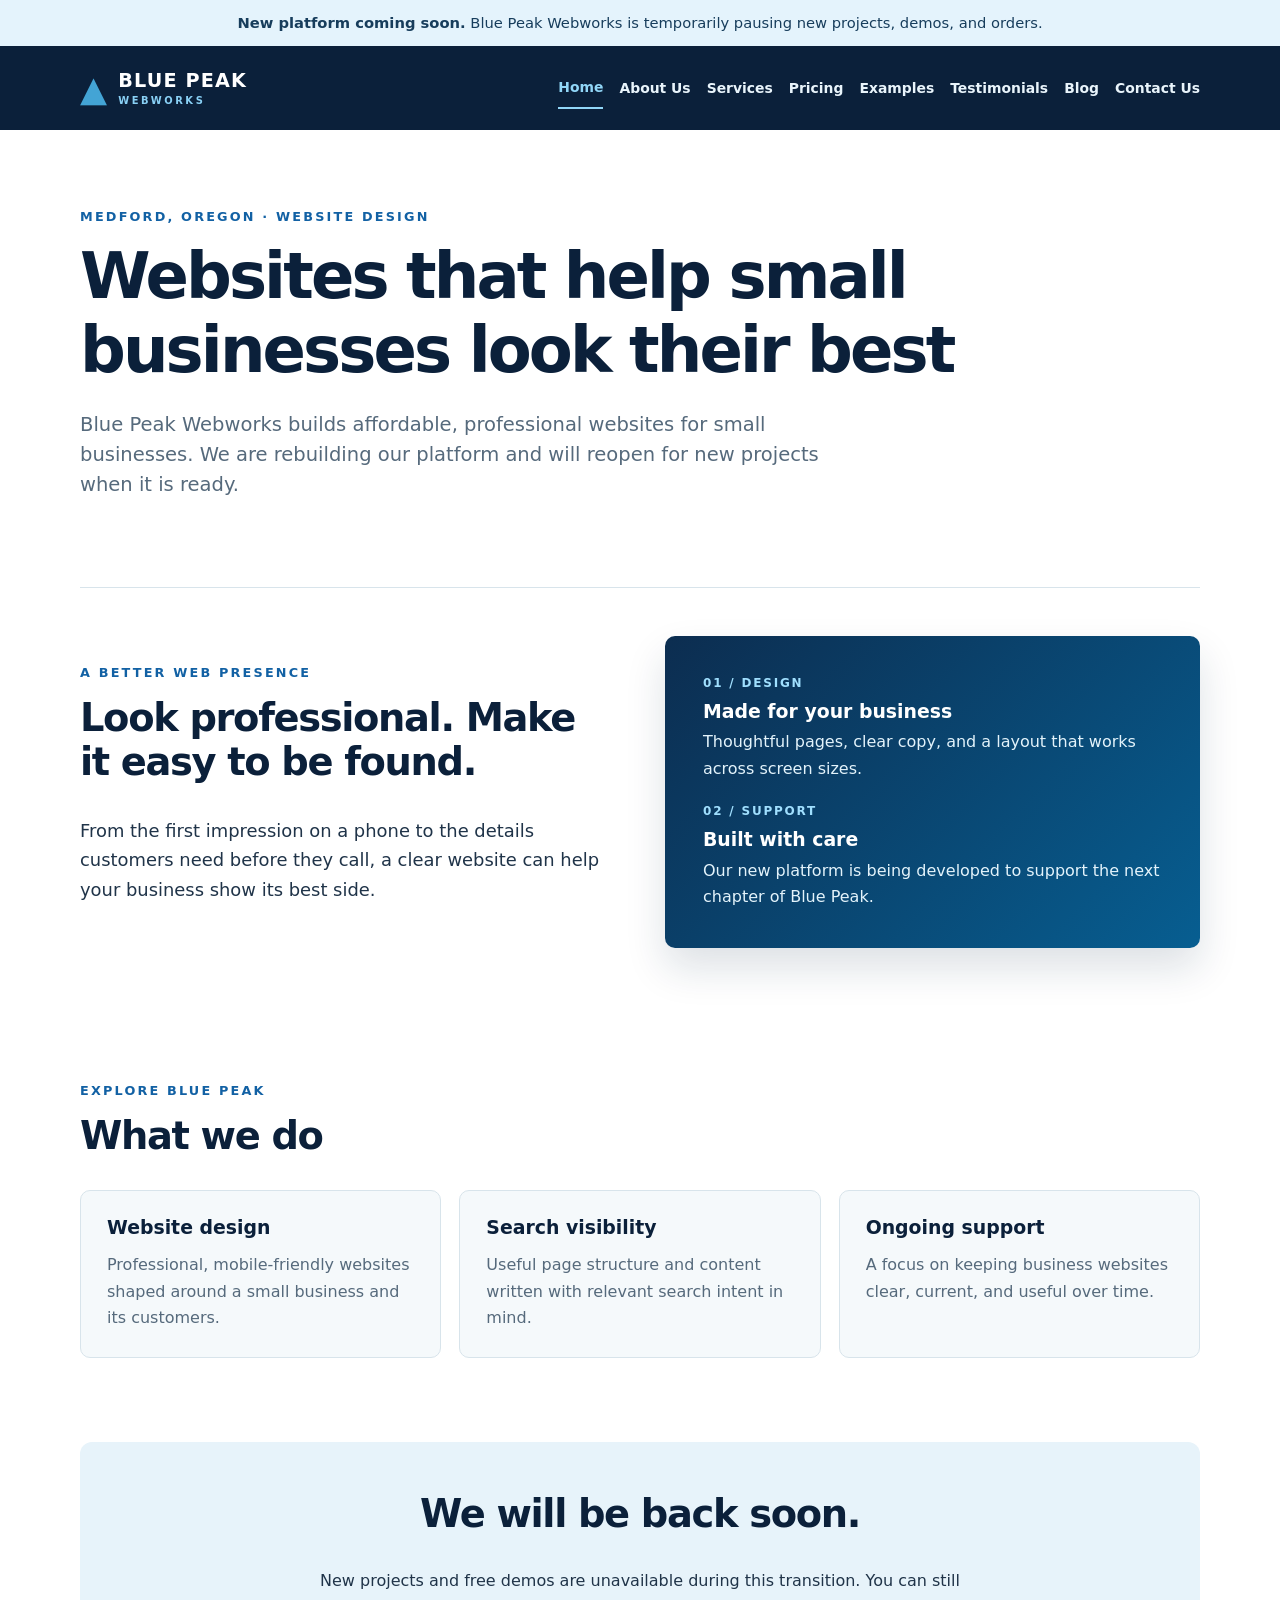
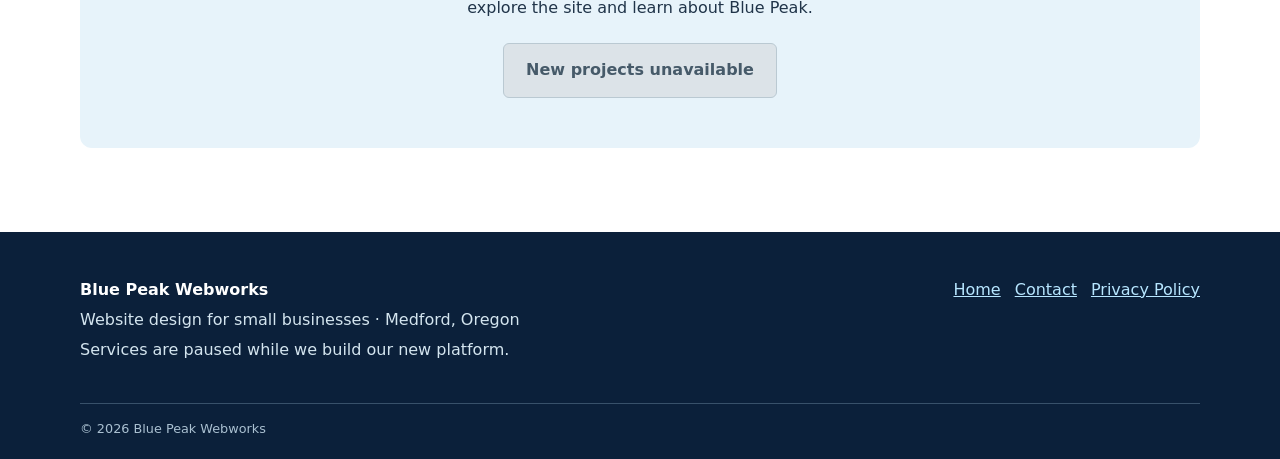
<file: index.html>
<!doctype html>
<html lang="en"><head><meta charset="utf-8"><meta name="viewport" content="width=device-width, initial-scale=1">
<title>Websites that help small businesses look their best | Blue Peak Webworks</title><meta name="description" content="Blue Peak Webworks builds affordable, professional websites for small businesses. We are rebuilding our platform and will reopen for new projects when it is ready.">
<link rel="stylesheet" href="styles.css"><link rel="icon" href="favicon.svg" type="image/svg+xml"></head>
<body><a class="skip" href="#main">Skip to content</a>
<div class="notice"><strong>New platform coming soon.</strong> Blue Peak Webworks is temporarily pausing new projects, demos, and orders.</div>
<header class="site-header"><div class="shell header-inner"><a class="brand" href="index.html" aria-label="Blue Peak Webworks home"><span class="brand-mark" aria-hidden="true">▲</span><span>BLUE PEAK <small>WEBWORKS</small></span></a><nav aria-label="Main navigation"><a href="index.html" aria-current="page">Home</a><a href="about-us.html">About Us</a><a href="services.html">Services</a><a href="pricing.html">Pricing</a><a href="examples.html">Examples</a><a href="testimonials.html">Testimonials</a><a href="blog.html">Blog</a><a href="contact-us.html">Contact Us</a></nav></div></header>
<main id="main" class="shell"><section class="hero"><p class="eyebrow">MEDFORD, OREGON · WEBSITE DESIGN</p><h1>Websites that help small businesses look their best</h1><p class="lead">Blue Peak Webworks builds affordable, professional websites for small businesses. We are rebuilding our platform and will reopen for new projects when it is ready.</p></section><section class="feature"><div><p class="eyebrow">A BETTER WEB PRESENCE</p><h2>Look professional. Make it easy to be found.</h2><p>From the first impression on a phone to the details customers need before they call, a clear website can help your business show its best side.</p></div><div class="feature-panel"><span>01 / DESIGN</span><h3>Made for your business</h3><p>Thoughtful pages, clear copy, and a layout that works across screen sizes.</p><span>02 / SUPPORT</span><h3>Built with care</h3><p>Our new platform is being developed to support the next chapter of Blue Peak.</p></div></section><section><div class="section-heading"><p class="eyebrow">EXPLORE BLUE PEAK</p><h2>What we do</h2></div><div class="grid"><article class="card"><h3>Website design</h3><p>Professional, mobile-friendly websites shaped around a small business and its customers.</p></article><article class="card"><h3>Search visibility</h3><p>Useful page structure and content written with relevant search intent in mind.</p></article><article class="card"><h3>Ongoing support</h3><p>A focus on keeping business websites clear, current, and useful over time.</p></article></div></section><section class="closing"><h2>We will be back soon.</h2><p>New projects and free demos are unavailable during this transition. You can still explore the site and learn about Blue Peak.</p><span class="disabled-action" aria-label="New projects currently unavailable">New projects unavailable</span></section></main>
<footer><div class="shell footer-inner"><div><strong>Blue Peak Webworks</strong><p>Website design for small businesses · Medford, Oregon</p><p>Services are paused while we build our new platform.</p></div><div class="footer-links"><a href="index.html">Home</a><a href="contact-us.html">Contact</a><a href="privacy-policy.html">Privacy Policy</a></div></div><div class="shell copyright">© 2026 Blue Peak Webworks</div></footer></body></html>
</file>
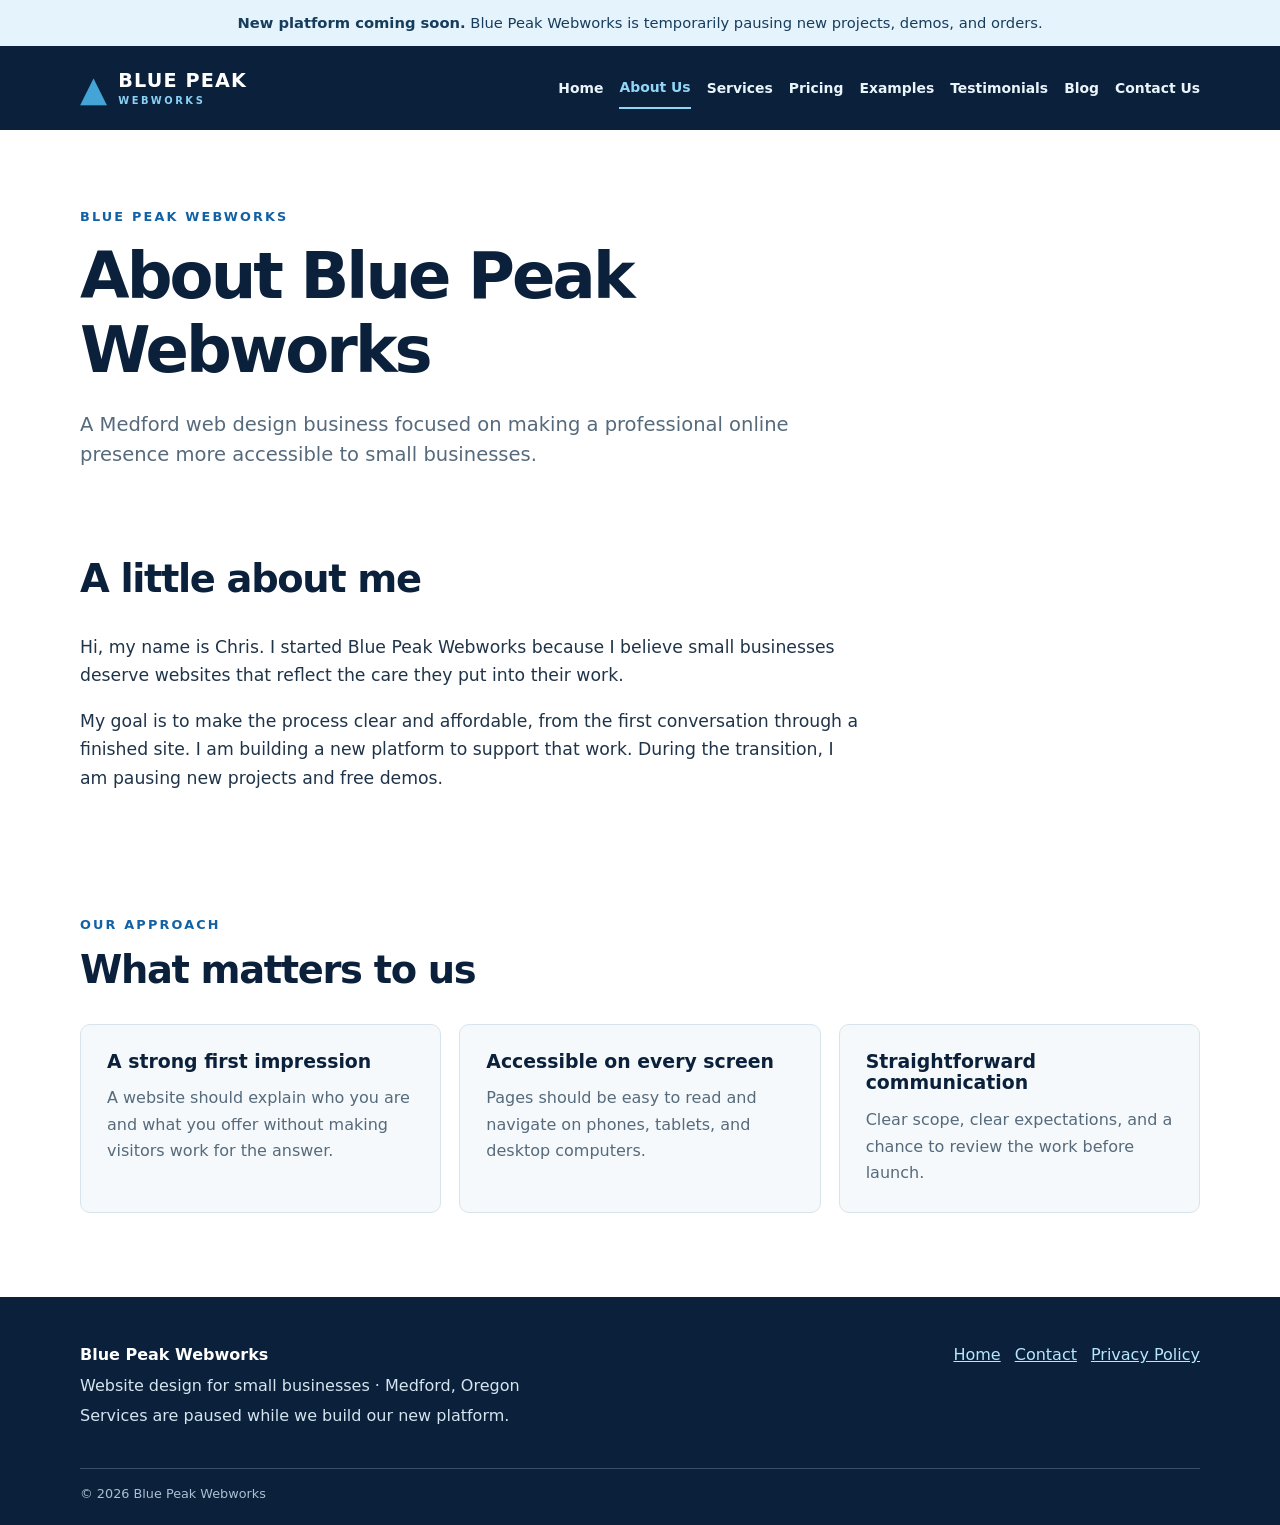
<file: about-us.html>
<!doctype html>
<html lang="en"><head><meta charset="utf-8"><meta name="viewport" content="width=device-width, initial-scale=1">
<title>About Blue Peak Webworks | Blue Peak Webworks</title><meta name="description" content="A Medford web design business focused on making a professional online presence more accessible to small businesses.">
<link rel="stylesheet" href="styles.css"><link rel="icon" href="favicon.svg" type="image/svg+xml"></head>
<body><a class="skip" href="#main">Skip to content</a>
<div class="notice"><strong>New platform coming soon.</strong> Blue Peak Webworks is temporarily pausing new projects, demos, and orders.</div>
<header class="site-header"><div class="shell header-inner"><a class="brand" href="index.html" aria-label="Blue Peak Webworks home"><span class="brand-mark" aria-hidden="true">▲</span><span>BLUE PEAK <small>WEBWORKS</small></span></a><nav aria-label="Main navigation"><a href="index.html">Home</a><a href="about-us.html" aria-current="page">About Us</a><a href="services.html">Services</a><a href="pricing.html">Pricing</a><a href="examples.html">Examples</a><a href="testimonials.html">Testimonials</a><a href="blog.html">Blog</a><a href="contact-us.html">Contact Us</a></nav></div></header>
<main id="main" class="shell"><section class="hero"><p class="eyebrow">BLUE PEAK WEBWORKS</p><h1>About Blue Peak Webworks</h1><p class="lead">A Medford web design business focused on making a professional online presence more accessible to small businesses.</p></section><section class="prose"><h2>A little about me</h2><p>Hi, my name is Chris. I started Blue Peak Webworks because I believe small businesses deserve websites that reflect the care they put into their work.</p><p>My goal is to make the process clear and affordable, from the first conversation through a finished site. I am building a new platform to support that work. During the transition, I am pausing new projects and free demos.</p></section><section><div class="section-heading"><p class="eyebrow">OUR APPROACH</p><h2>What matters to us</h2></div><div class="grid"><article class="card"><h3>A strong first impression</h3><p>A website should explain who you are and what you offer without making visitors work for the answer.</p></article><article class="card"><h3>Accessible on every screen</h3><p>Pages should be easy to read and navigate on phones, tablets, and desktop computers.</p></article><article class="card"><h3>Straightforward communication</h3><p>Clear scope, clear expectations, and a chance to review the work before launch.</p></article></div></section></main>
<footer><div class="shell footer-inner"><div><strong>Blue Peak Webworks</strong><p>Website design for small businesses · Medford, Oregon</p><p>Services are paused while we build our new platform.</p></div><div class="footer-links"><a href="index.html">Home</a><a href="contact-us.html">Contact</a><a href="privacy-policy.html">Privacy Policy</a></div></div><div class="shell copyright">© 2026 Blue Peak Webworks</div></footer></body></html>
</file>
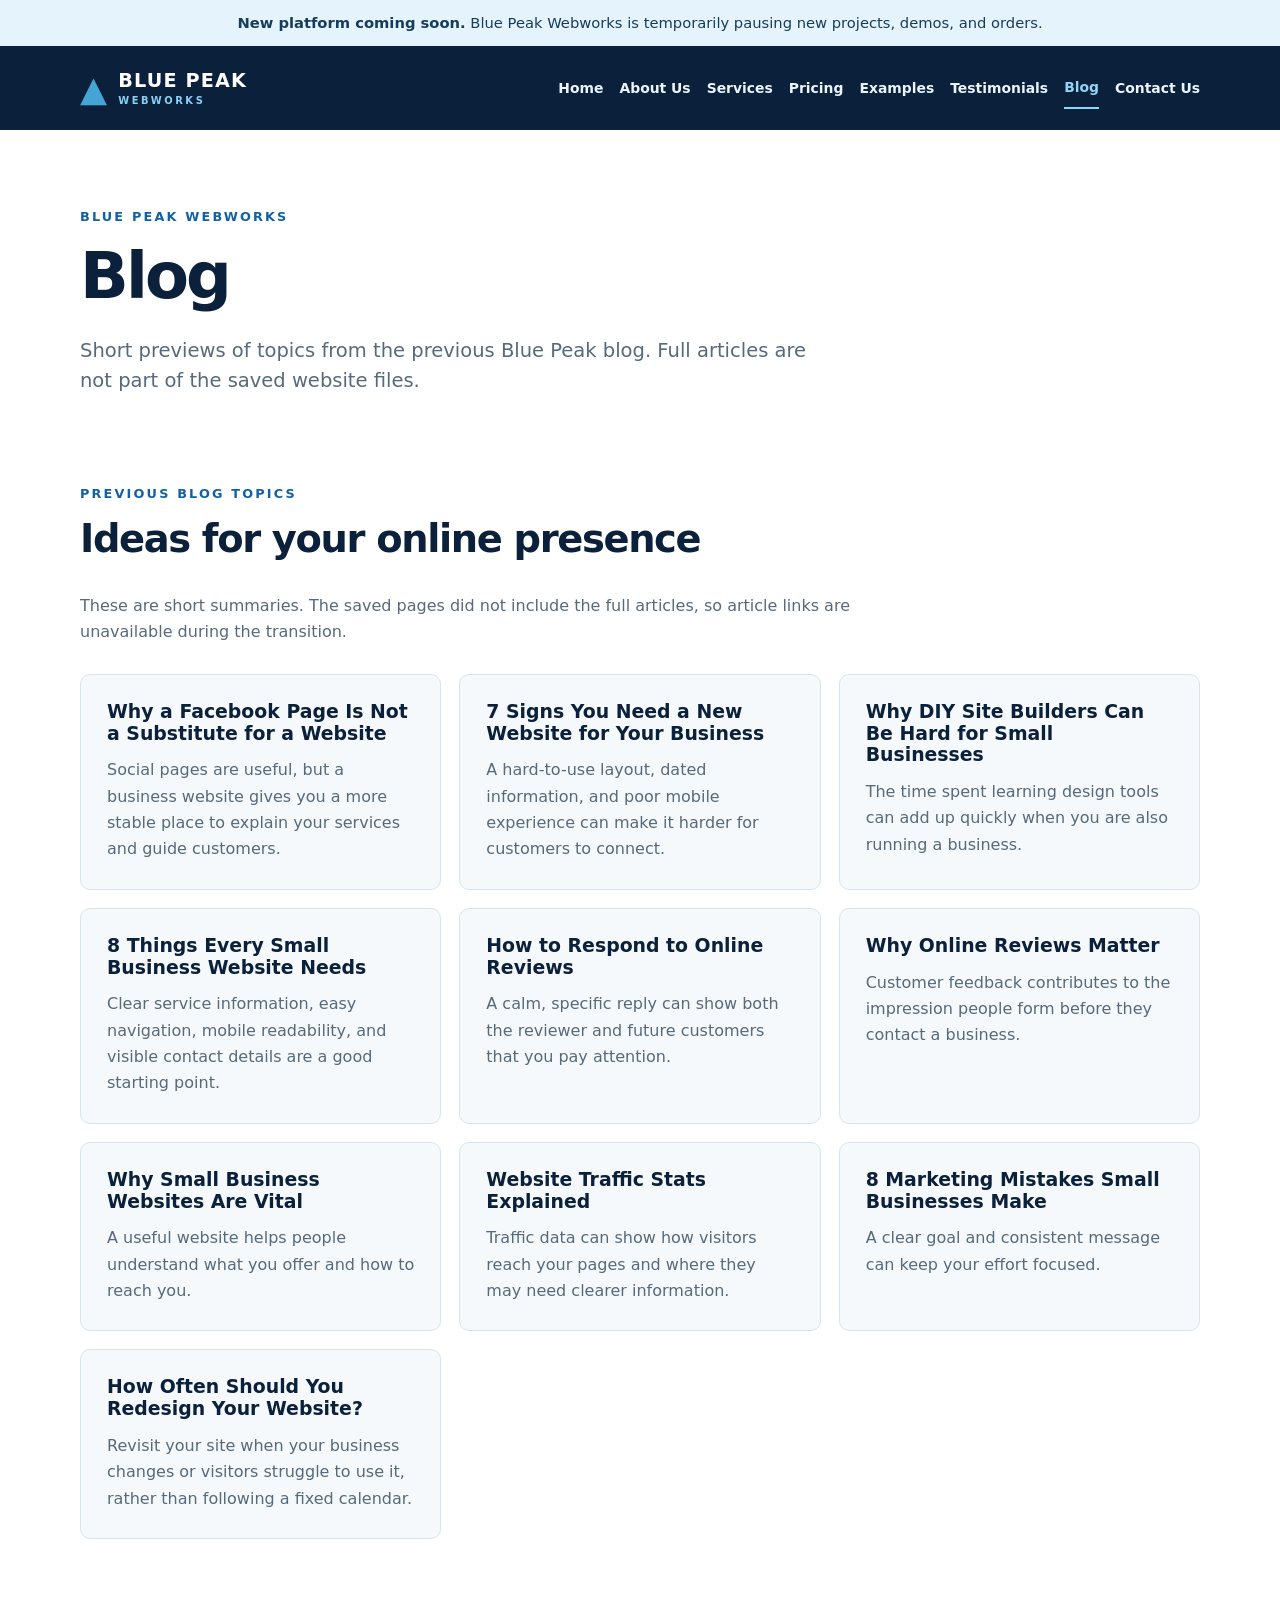
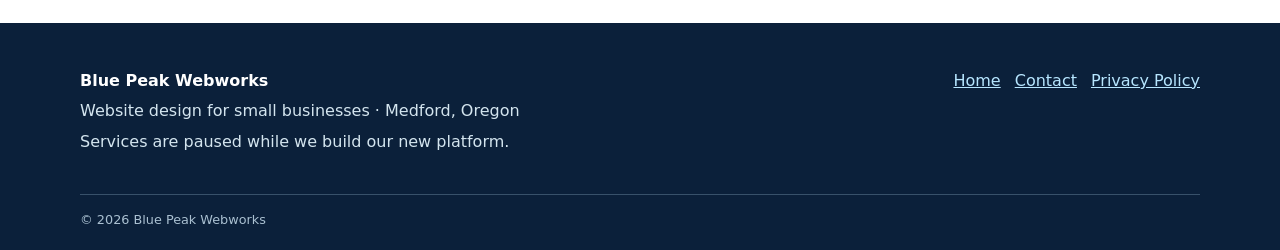
<file: blog.html>
<!doctype html>
<html lang="en"><head><meta charset="utf-8"><meta name="viewport" content="width=device-width, initial-scale=1">
<title>Blog | Blue Peak Webworks</title><meta name="description" content="Short previews of topics from the previous Blue Peak blog. Full articles are not part of the saved website files.">
<link rel="stylesheet" href="styles.css"><link rel="icon" href="favicon.svg" type="image/svg+xml"></head>
<body><a class="skip" href="#main">Skip to content</a>
<div class="notice"><strong>New platform coming soon.</strong> Blue Peak Webworks is temporarily pausing new projects, demos, and orders.</div>
<header class="site-header"><div class="shell header-inner"><a class="brand" href="index.html" aria-label="Blue Peak Webworks home"><span class="brand-mark" aria-hidden="true">▲</span><span>BLUE PEAK <small>WEBWORKS</small></span></a><nav aria-label="Main navigation"><a href="index.html">Home</a><a href="about-us.html">About Us</a><a href="services.html">Services</a><a href="pricing.html">Pricing</a><a href="examples.html">Examples</a><a href="testimonials.html">Testimonials</a><a href="blog.html" aria-current="page">Blog</a><a href="contact-us.html">Contact Us</a></nav></div></header>
<main id="main" class="shell"><section class="hero"><p class="eyebrow">BLUE PEAK WEBWORKS</p><h1>Blog</h1><p class="lead">Short previews of topics from the previous Blue Peak blog. Full articles are not part of the saved website files.</p></section><section><div class="section-heading"><p class="eyebrow">PREVIOUS BLOG TOPICS</p><h2>Ideas for your online presence</h2><p>These are short summaries. The saved pages did not include the full articles, so article links are unavailable during the transition.</p></div><div class="grid"><article class="card"><h3>Why a Facebook Page Is Not a Substitute for a Website</h3><p>Social pages are useful, but a business website gives you a more stable place to explain your services and guide customers.</p></article><article class="card"><h3>7 Signs You Need a New Website for Your Business</h3><p>A hard-to-use layout, dated information, and poor mobile experience can make it harder for customers to connect.</p></article><article class="card"><h3>Why DIY Site Builders Can Be Hard for Small Businesses</h3><p>The time spent learning design tools can add up quickly when you are also running a business.</p></article><article class="card"><h3>8 Things Every Small Business Website Needs</h3><p>Clear service information, easy navigation, mobile readability, and visible contact details are a good starting point.</p></article><article class="card"><h3>How to Respond to Online Reviews</h3><p>A calm, specific reply can show both the reviewer and future customers that you pay attention.</p></article><article class="card"><h3>Why Online Reviews Matter</h3><p>Customer feedback contributes to the impression people form before they contact a business.</p></article><article class="card"><h3>Why Small Business Websites Are Vital</h3><p>A useful website helps people understand what you offer and how to reach you.</p></article><article class="card"><h3>Website Traffic Stats Explained</h3><p>Traffic data can show how visitors reach your pages and where they may need clearer information.</p></article><article class="card"><h3>8 Marketing Mistakes Small Businesses Make</h3><p>A clear goal and consistent message can keep your effort focused.</p></article><article class="card"><h3>How Often Should You Redesign Your Website?</h3><p>Revisit your site when your business changes or visitors struggle to use it, rather than following a fixed calendar.</p></article></div></section></main>
<footer><div class="shell footer-inner"><div><strong>Blue Peak Webworks</strong><p>Website design for small businesses · Medford, Oregon</p><p>Services are paused while we build our new platform.</p></div><div class="footer-links"><a href="index.html">Home</a><a href="contact-us.html">Contact</a><a href="privacy-policy.html">Privacy Policy</a></div></div><div class="shell copyright">© 2026 Blue Peak Webworks</div></footer></body></html>
</file>
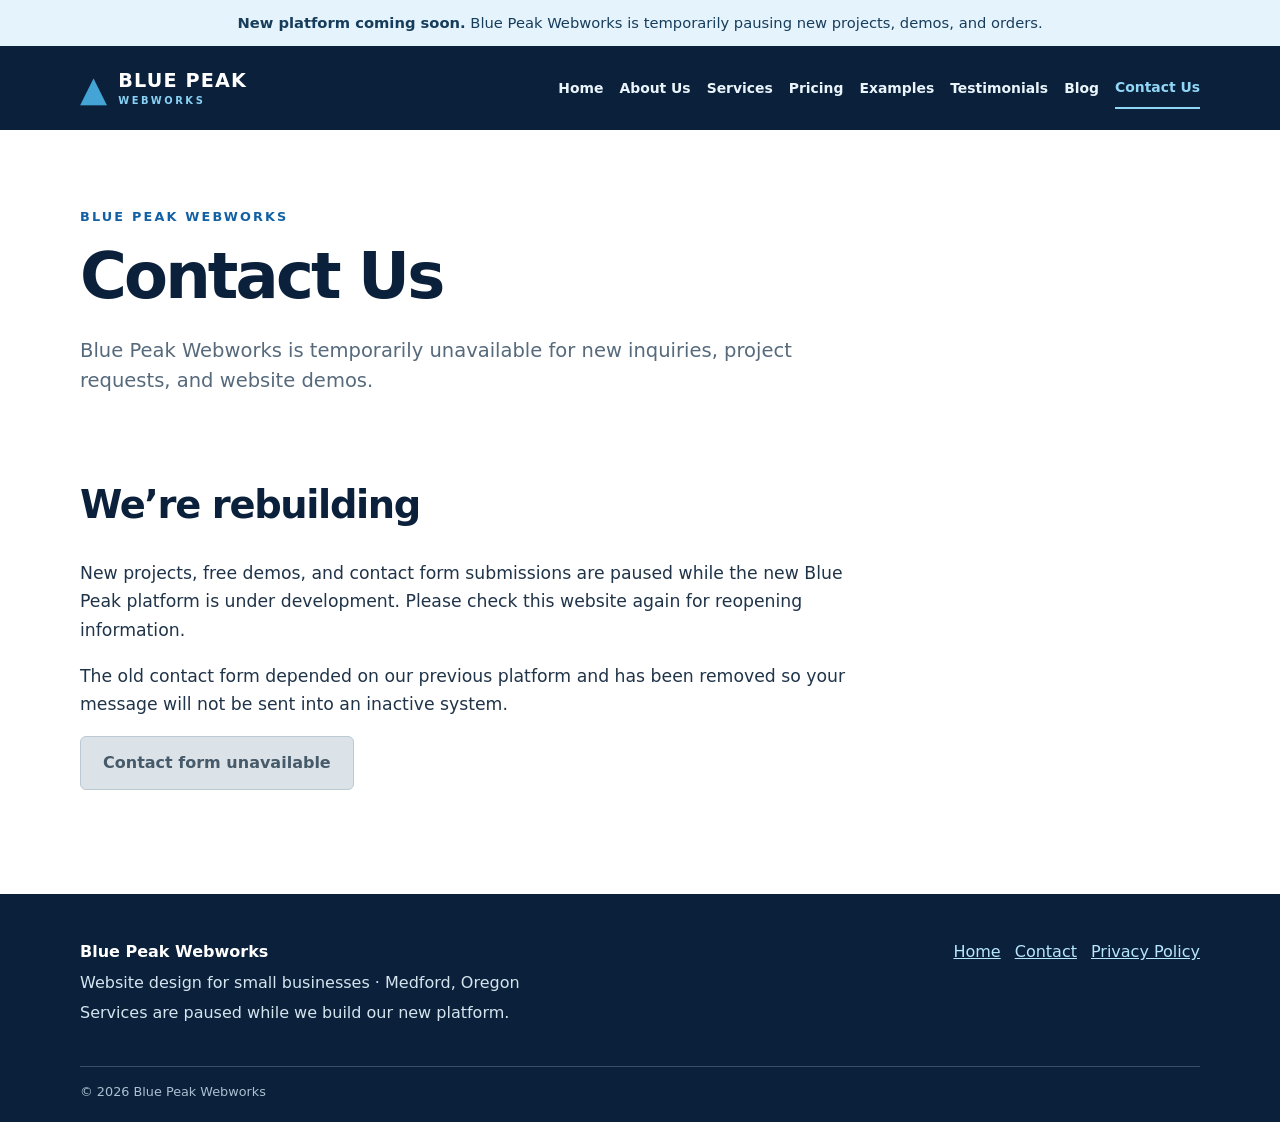
<file: contact-us.html>
<!doctype html>
<html lang="en"><head><meta charset="utf-8"><meta name="viewport" content="width=device-width, initial-scale=1">
<title>Contact Us | Blue Peak Webworks</title><meta name="description" content="Blue Peak Webworks is temporarily unavailable for new inquiries, project requests, and website demos.">
<link rel="stylesheet" href="styles.css"><link rel="icon" href="favicon.svg" type="image/svg+xml"></head>
<body><a class="skip" href="#main">Skip to content</a>
<div class="notice"><strong>New platform coming soon.</strong> Blue Peak Webworks is temporarily pausing new projects, demos, and orders.</div>
<header class="site-header"><div class="shell header-inner"><a class="brand" href="index.html" aria-label="Blue Peak Webworks home"><span class="brand-mark" aria-hidden="true">▲</span><span>BLUE PEAK <small>WEBWORKS</small></span></a><nav aria-label="Main navigation"><a href="index.html">Home</a><a href="about-us.html">About Us</a><a href="services.html">Services</a><a href="pricing.html">Pricing</a><a href="examples.html">Examples</a><a href="testimonials.html">Testimonials</a><a href="blog.html">Blog</a><a href="contact-us.html" aria-current="page">Contact Us</a></nav></div></header>
<main id="main" class="shell"><section class="hero"><p class="eyebrow">BLUE PEAK WEBWORKS</p><h1>Contact Us</h1><p class="lead">Blue Peak Webworks is temporarily unavailable for new inquiries, project requests, and website demos.</p></section><section class="prose"><h2>We’re rebuilding</h2><p>New projects, free demos, and contact form submissions are paused while the new Blue Peak platform is under development. Please check this website again for reopening information.</p><p>The old contact form depended on our previous platform and has been removed so your message will not be sent into an inactive system.</p><span class="disabled-action">Contact form unavailable</span></section></main>
<footer><div class="shell footer-inner"><div><strong>Blue Peak Webworks</strong><p>Website design for small businesses · Medford, Oregon</p><p>Services are paused while we build our new platform.</p></div><div class="footer-links"><a href="index.html">Home</a><a href="contact-us.html">Contact</a><a href="privacy-policy.html">Privacy Policy</a></div></div><div class="shell copyright">© 2026 Blue Peak Webworks</div></footer></body></html>
</file>
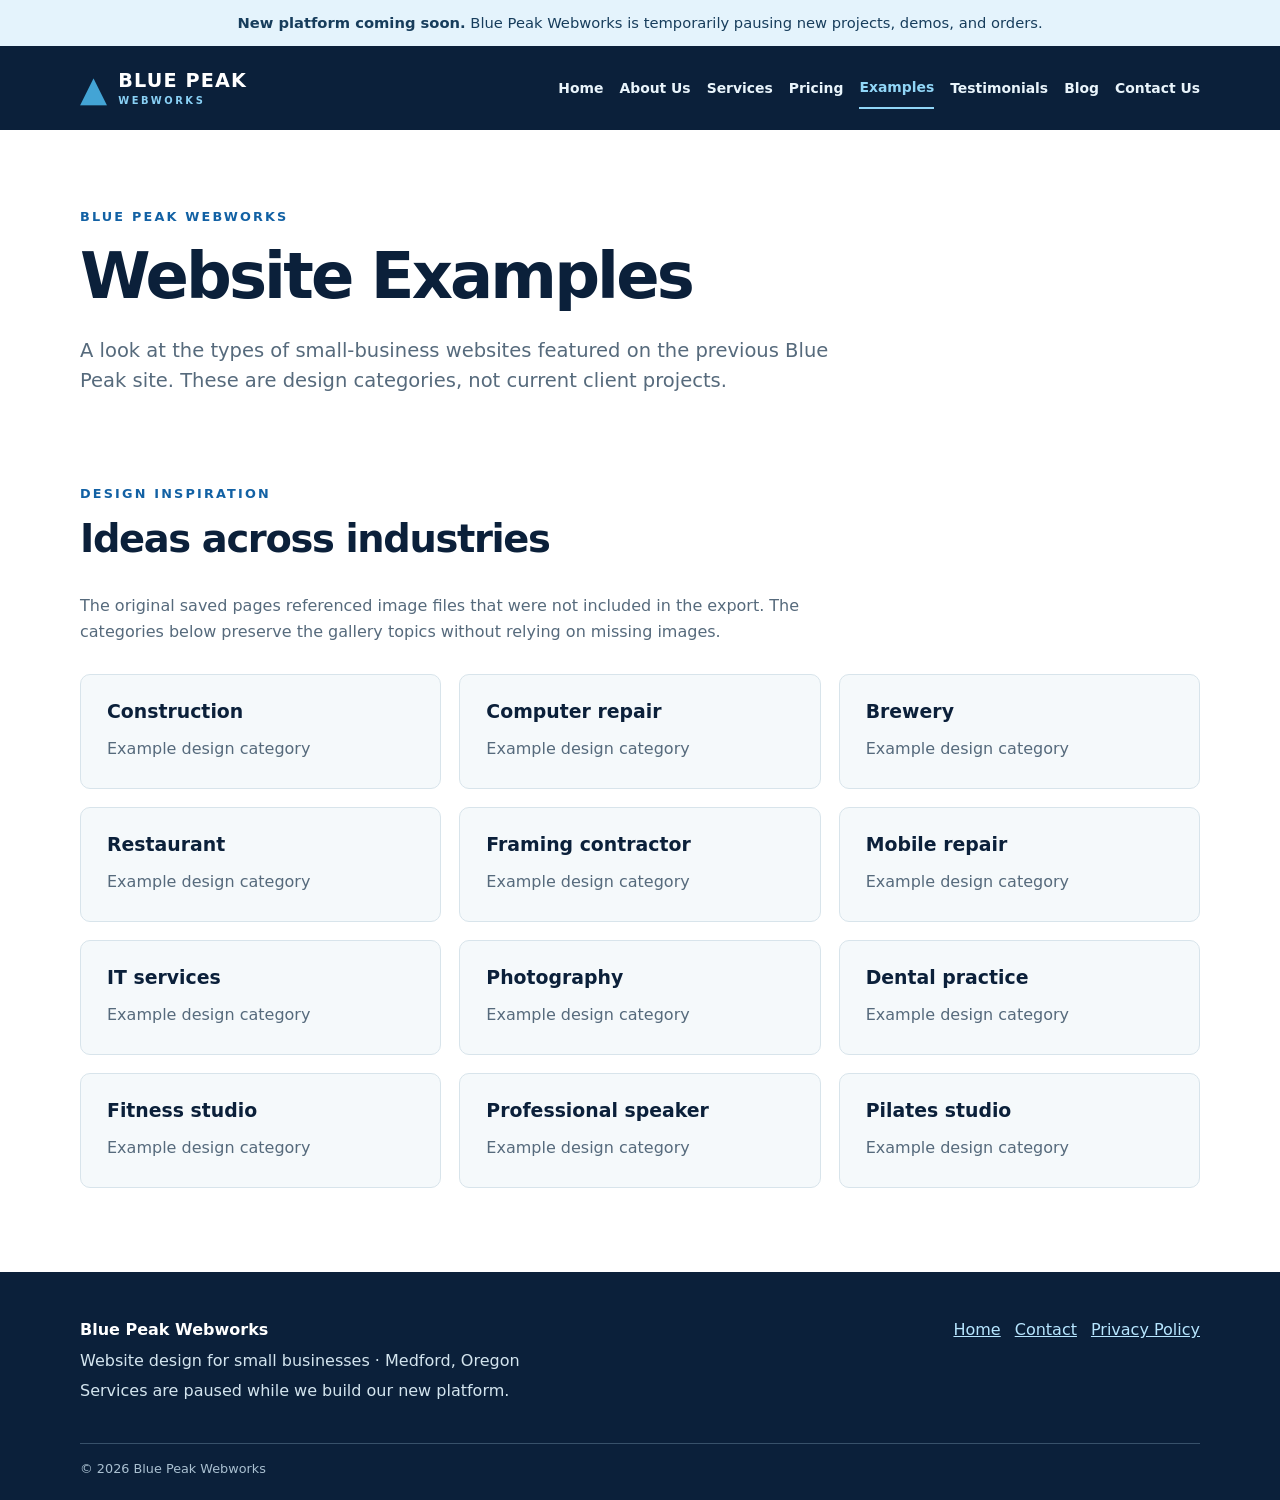
<file: examples.html>
<!doctype html>
<html lang="en"><head><meta charset="utf-8"><meta name="viewport" content="width=device-width, initial-scale=1">
<title>Website Examples | Blue Peak Webworks</title><meta name="description" content="A look at the types of small-business websites featured on the previous Blue Peak site. These are design categories, not current client projects.">
<link rel="stylesheet" href="styles.css"><link rel="icon" href="favicon.svg" type="image/svg+xml"></head>
<body><a class="skip" href="#main">Skip to content</a>
<div class="notice"><strong>New platform coming soon.</strong> Blue Peak Webworks is temporarily pausing new projects, demos, and orders.</div>
<header class="site-header"><div class="shell header-inner"><a class="brand" href="index.html" aria-label="Blue Peak Webworks home"><span class="brand-mark" aria-hidden="true">▲</span><span>BLUE PEAK <small>WEBWORKS</small></span></a><nav aria-label="Main navigation"><a href="index.html">Home</a><a href="about-us.html">About Us</a><a href="services.html">Services</a><a href="pricing.html">Pricing</a><a href="examples.html" aria-current="page">Examples</a><a href="testimonials.html">Testimonials</a><a href="blog.html">Blog</a><a href="contact-us.html">Contact Us</a></nav></div></header>
<main id="main" class="shell"><section class="hero"><p class="eyebrow">BLUE PEAK WEBWORKS</p><h1>Website Examples</h1><p class="lead">A look at the types of small-business websites featured on the previous Blue Peak site. These are design categories, not current client projects.</p></section><section><div class="section-heading"><p class="eyebrow">DESIGN INSPIRATION</p><h2>Ideas across industries</h2><p>The original saved pages referenced image files that were not included in the export. The categories below preserve the gallery topics without relying on missing images.</p></div><div class="grid"><article class="card"><h3>Construction</h3><p>Example design category</p></article><article class="card"><h3>Computer repair</h3><p>Example design category</p></article><article class="card"><h3>Brewery</h3><p>Example design category</p></article><article class="card"><h3>Restaurant</h3><p>Example design category</p></article><article class="card"><h3>Framing contractor</h3><p>Example design category</p></article><article class="card"><h3>Mobile repair</h3><p>Example design category</p></article><article class="card"><h3>IT services</h3><p>Example design category</p></article><article class="card"><h3>Photography</h3><p>Example design category</p></article><article class="card"><h3>Dental practice</h3><p>Example design category</p></article><article class="card"><h3>Fitness studio</h3><p>Example design category</p></article><article class="card"><h3>Professional speaker</h3><p>Example design category</p></article><article class="card"><h3>Pilates studio</h3><p>Example design category</p></article></div></section></main>
<footer><div class="shell footer-inner"><div><strong>Blue Peak Webworks</strong><p>Website design for small businesses · Medford, Oregon</p><p>Services are paused while we build our new platform.</p></div><div class="footer-links"><a href="index.html">Home</a><a href="contact-us.html">Contact</a><a href="privacy-policy.html">Privacy Policy</a></div></div><div class="shell copyright">© 2026 Blue Peak Webworks</div></footer></body></html>
</file>
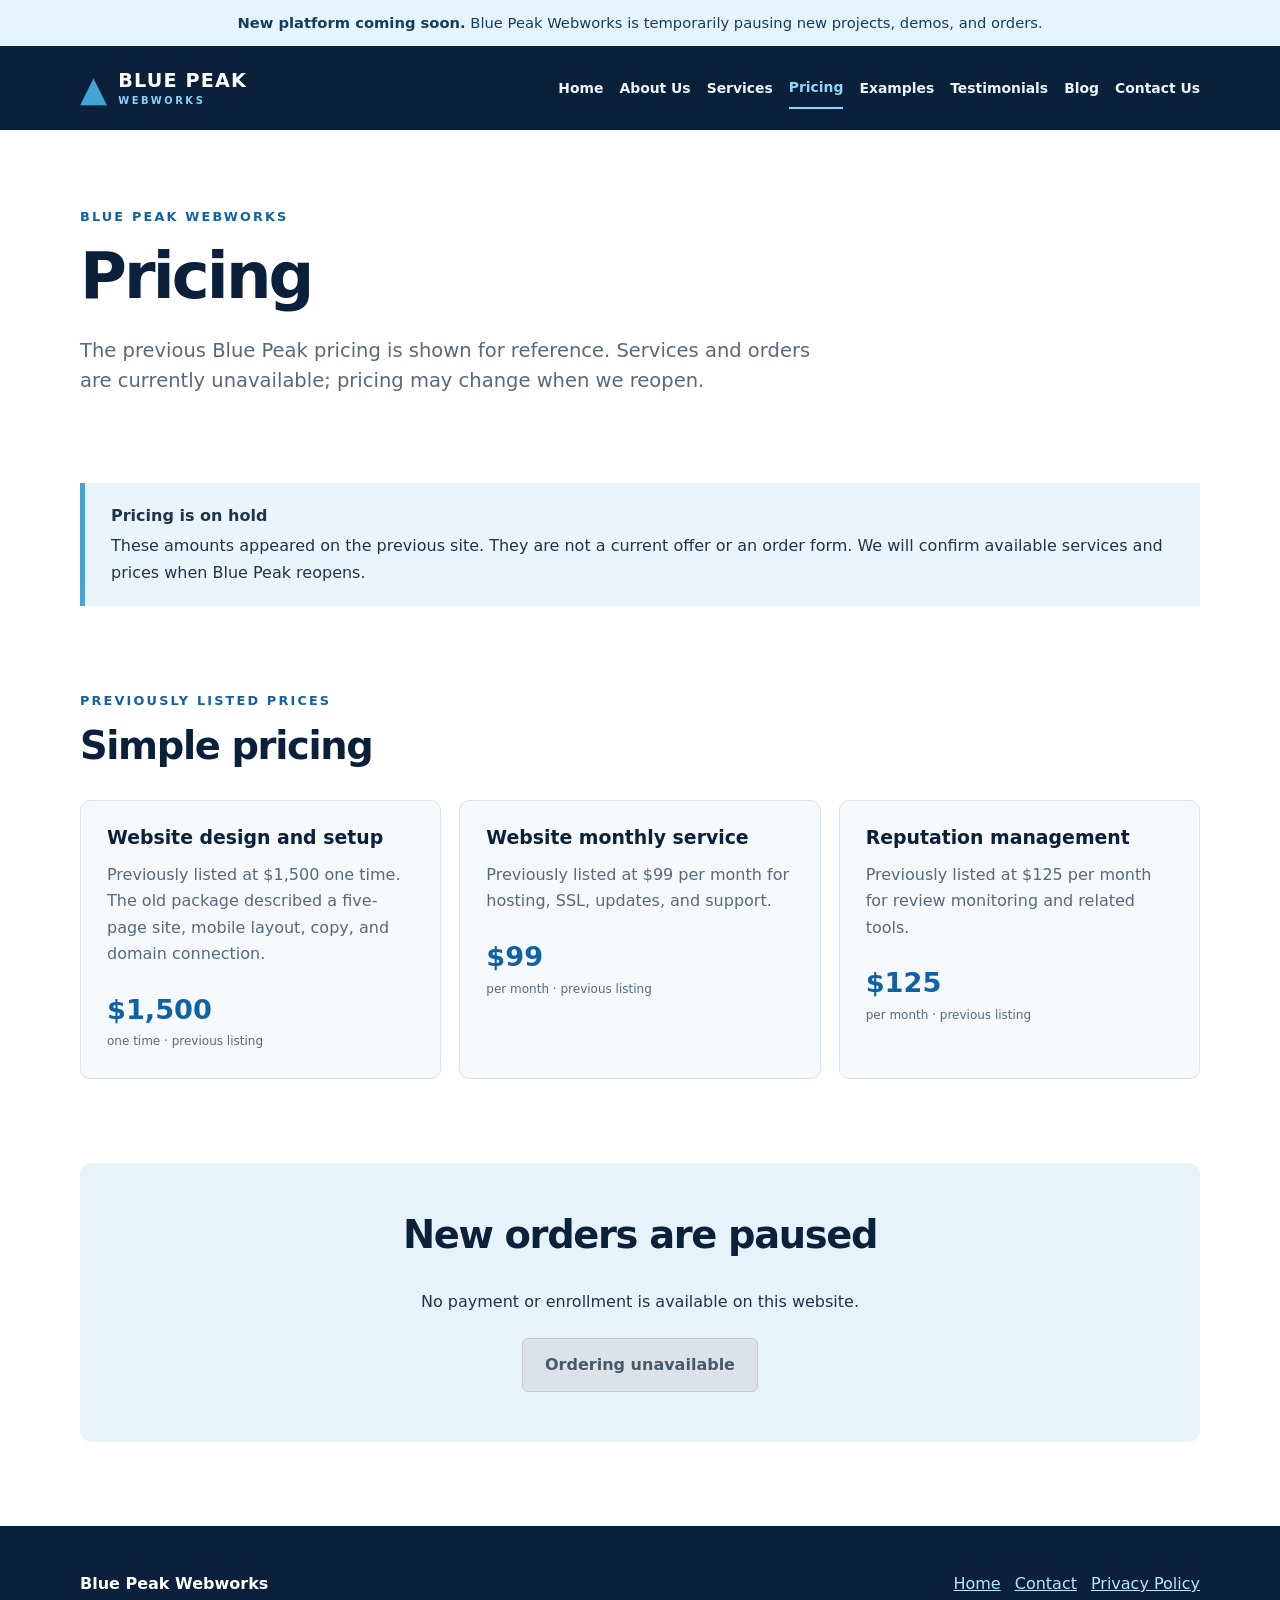
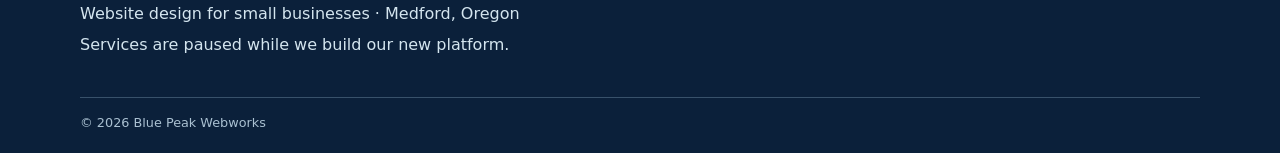
<file: pricing.html>
<!doctype html>
<html lang="en"><head><meta charset="utf-8"><meta name="viewport" content="width=device-width, initial-scale=1">
<title>Pricing | Blue Peak Webworks</title><meta name="description" content="The previous Blue Peak pricing is shown for reference. Services and orders are currently unavailable; pricing may change when we reopen.">
<link rel="stylesheet" href="styles.css"><link rel="icon" href="favicon.svg" type="image/svg+xml"></head>
<body><a class="skip" href="#main">Skip to content</a>
<div class="notice"><strong>New platform coming soon.</strong> Blue Peak Webworks is temporarily pausing new projects, demos, and orders.</div>
<header class="site-header"><div class="shell header-inner"><a class="brand" href="index.html" aria-label="Blue Peak Webworks home"><span class="brand-mark" aria-hidden="true">▲</span><span>BLUE PEAK <small>WEBWORKS</small></span></a><nav aria-label="Main navigation"><a href="index.html">Home</a><a href="about-us.html">About Us</a><a href="services.html">Services</a><a href="pricing.html" aria-current="page">Pricing</a><a href="examples.html">Examples</a><a href="testimonials.html">Testimonials</a><a href="blog.html">Blog</a><a href="contact-us.html">Contact Us</a></nav></div></header>
<main id="main" class="shell"><section class="hero"><p class="eyebrow">BLUE PEAK WEBWORKS</p><h1>Pricing</h1><p class="lead">The previous Blue Peak pricing is shown for reference. Services and orders are currently unavailable; pricing may change when we reopen.</p></section><section class="callout"><strong>Pricing is on hold</strong><p>These amounts appeared on the previous site. They are not a current offer or an order form. We will confirm available services and prices when Blue Peak reopens.</p></section><section><div class="section-heading"><p class="eyebrow">PREVIOUSLY LISTED PRICES</p><h2>Simple pricing</h2></div><div class="grid"><article class="card"><h3>Website design and setup</h3><p>Previously listed at $1,500 one time. The old package described a five-page site, mobile layout, copy, and domain connection.</p><p class="price">$1,500 <small>one time · previous listing</small></p></article><article class="card"><h3>Website monthly service</h3><p>Previously listed at $99 per month for hosting, SSL, updates, and support.</p><p class="price">$99 <small>per month · previous listing</small></p></article><article class="card"><h3>Reputation management</h3><p>Previously listed at $125 per month for review monitoring and related tools.</p><p class="price">$125 <small>per month · previous listing</small></p></article></div></section><section class="closing"><h2>New orders are paused</h2><p>No payment or enrollment is available on this website.</p><span class="disabled-action">Ordering unavailable</span></section></main>
<footer><div class="shell footer-inner"><div><strong>Blue Peak Webworks</strong><p>Website design for small businesses · Medford, Oregon</p><p>Services are paused while we build our new platform.</p></div><div class="footer-links"><a href="index.html">Home</a><a href="contact-us.html">Contact</a><a href="privacy-policy.html">Privacy Policy</a></div></div><div class="shell copyright">© 2026 Blue Peak Webworks</div></footer></body></html>
</file>
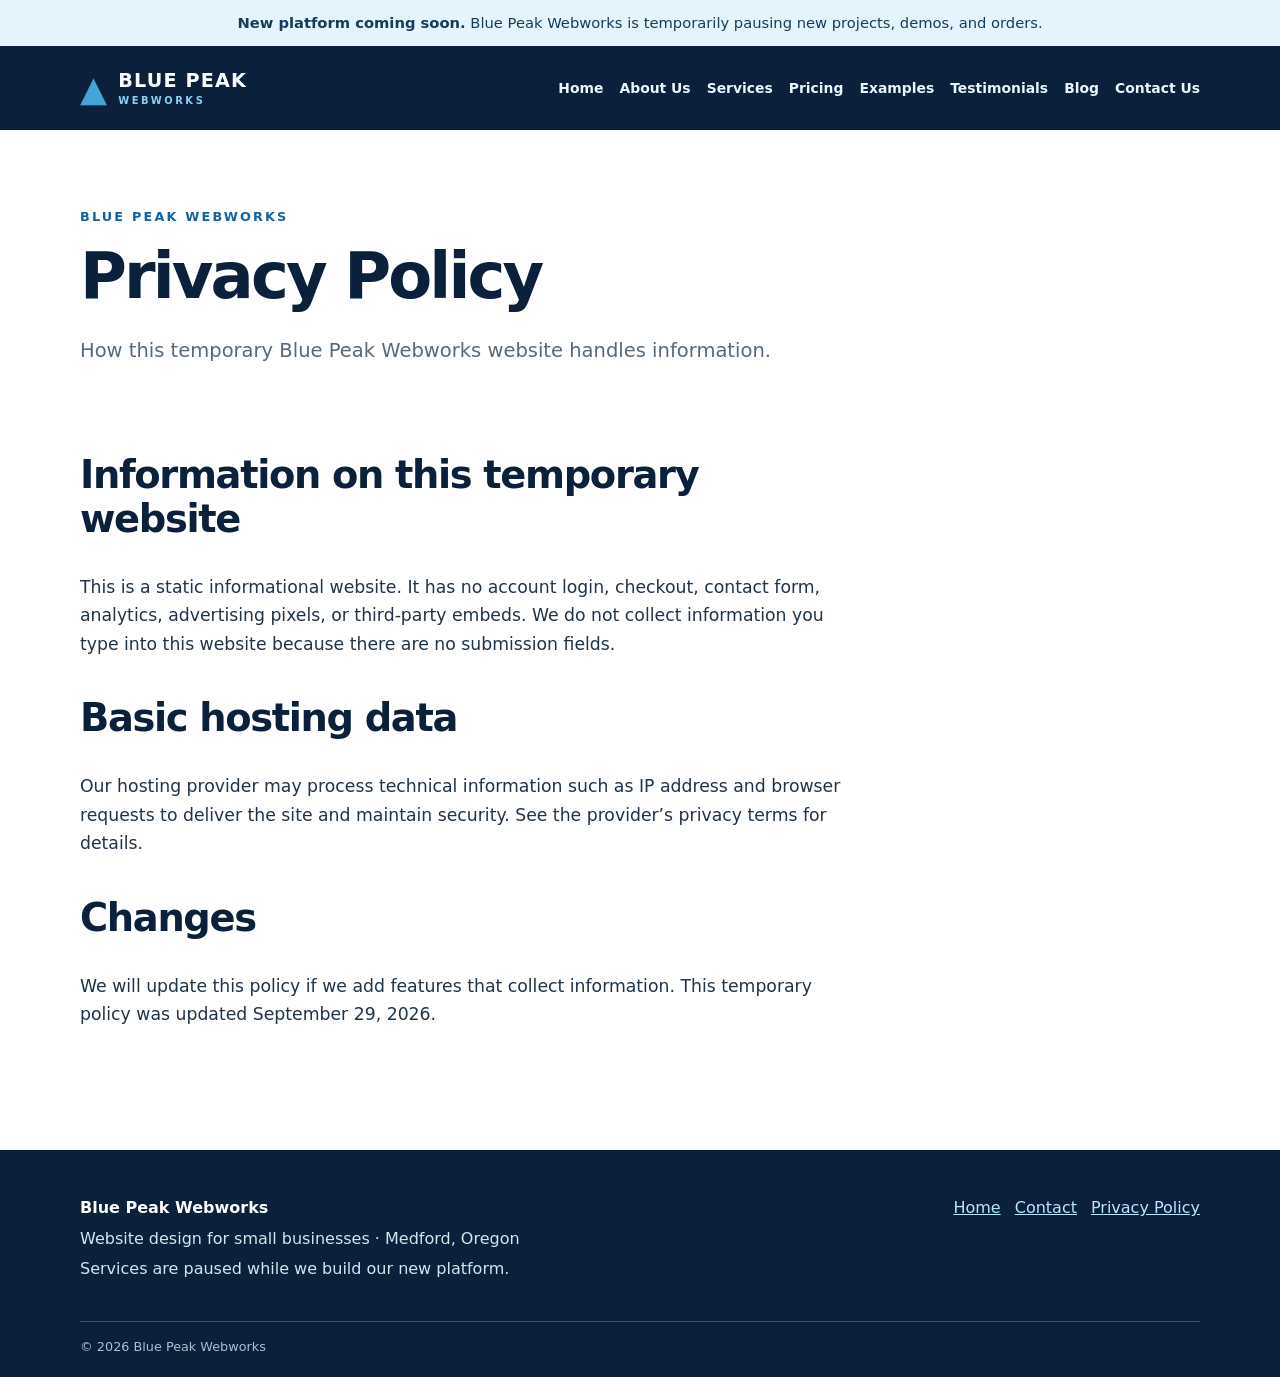
<file: privacy-policy.html>
<!doctype html>
<html lang="en"><head><meta charset="utf-8"><meta name="viewport" content="width=device-width, initial-scale=1">
<title>Privacy Policy | Blue Peak Webworks</title><meta name="description" content="How this temporary Blue Peak Webworks website handles information.">
<link rel="stylesheet" href="styles.css"><link rel="icon" href="favicon.svg" type="image/svg+xml"></head>
<body><a class="skip" href="#main">Skip to content</a>
<div class="notice"><strong>New platform coming soon.</strong> Blue Peak Webworks is temporarily pausing new projects, demos, and orders.</div>
<header class="site-header"><div class="shell header-inner"><a class="brand" href="index.html" aria-label="Blue Peak Webworks home"><span class="brand-mark" aria-hidden="true">▲</span><span>BLUE PEAK <small>WEBWORKS</small></span></a><nav aria-label="Main navigation"><a href="index.html">Home</a><a href="about-us.html">About Us</a><a href="services.html">Services</a><a href="pricing.html">Pricing</a><a href="examples.html">Examples</a><a href="testimonials.html">Testimonials</a><a href="blog.html">Blog</a><a href="contact-us.html">Contact Us</a></nav></div></header>
<main id="main" class="shell"><section class="hero"><p class="eyebrow">BLUE PEAK WEBWORKS</p><h1>Privacy Policy</h1><p class="lead">How this temporary Blue Peak Webworks website handles information.</p></section><section class="prose"><h2>Information on this temporary website</h2><p>This is a static informational website. It has no account login, checkout, contact form, analytics, advertising pixels, or third-party embeds. We do not collect information you type into this website because there are no submission fields.</p><h2>Basic hosting data</h2><p>Our hosting provider may process technical information such as IP address and browser requests to deliver the site and maintain security. See the provider’s privacy terms for details.</p><h2>Changes</h2><p>We will update this policy if we add features that collect information. This temporary policy was updated September 29, 2026.</p></section></main>
<footer><div class="shell footer-inner"><div><strong>Blue Peak Webworks</strong><p>Website design for small businesses · Medford, Oregon</p><p>Services are paused while we build our new platform.</p></div><div class="footer-links"><a href="index.html">Home</a><a href="contact-us.html">Contact</a><a href="privacy-policy.html">Privacy Policy</a></div></div><div class="shell copyright">© 2026 Blue Peak Webworks</div></footer></body></html>
</file>
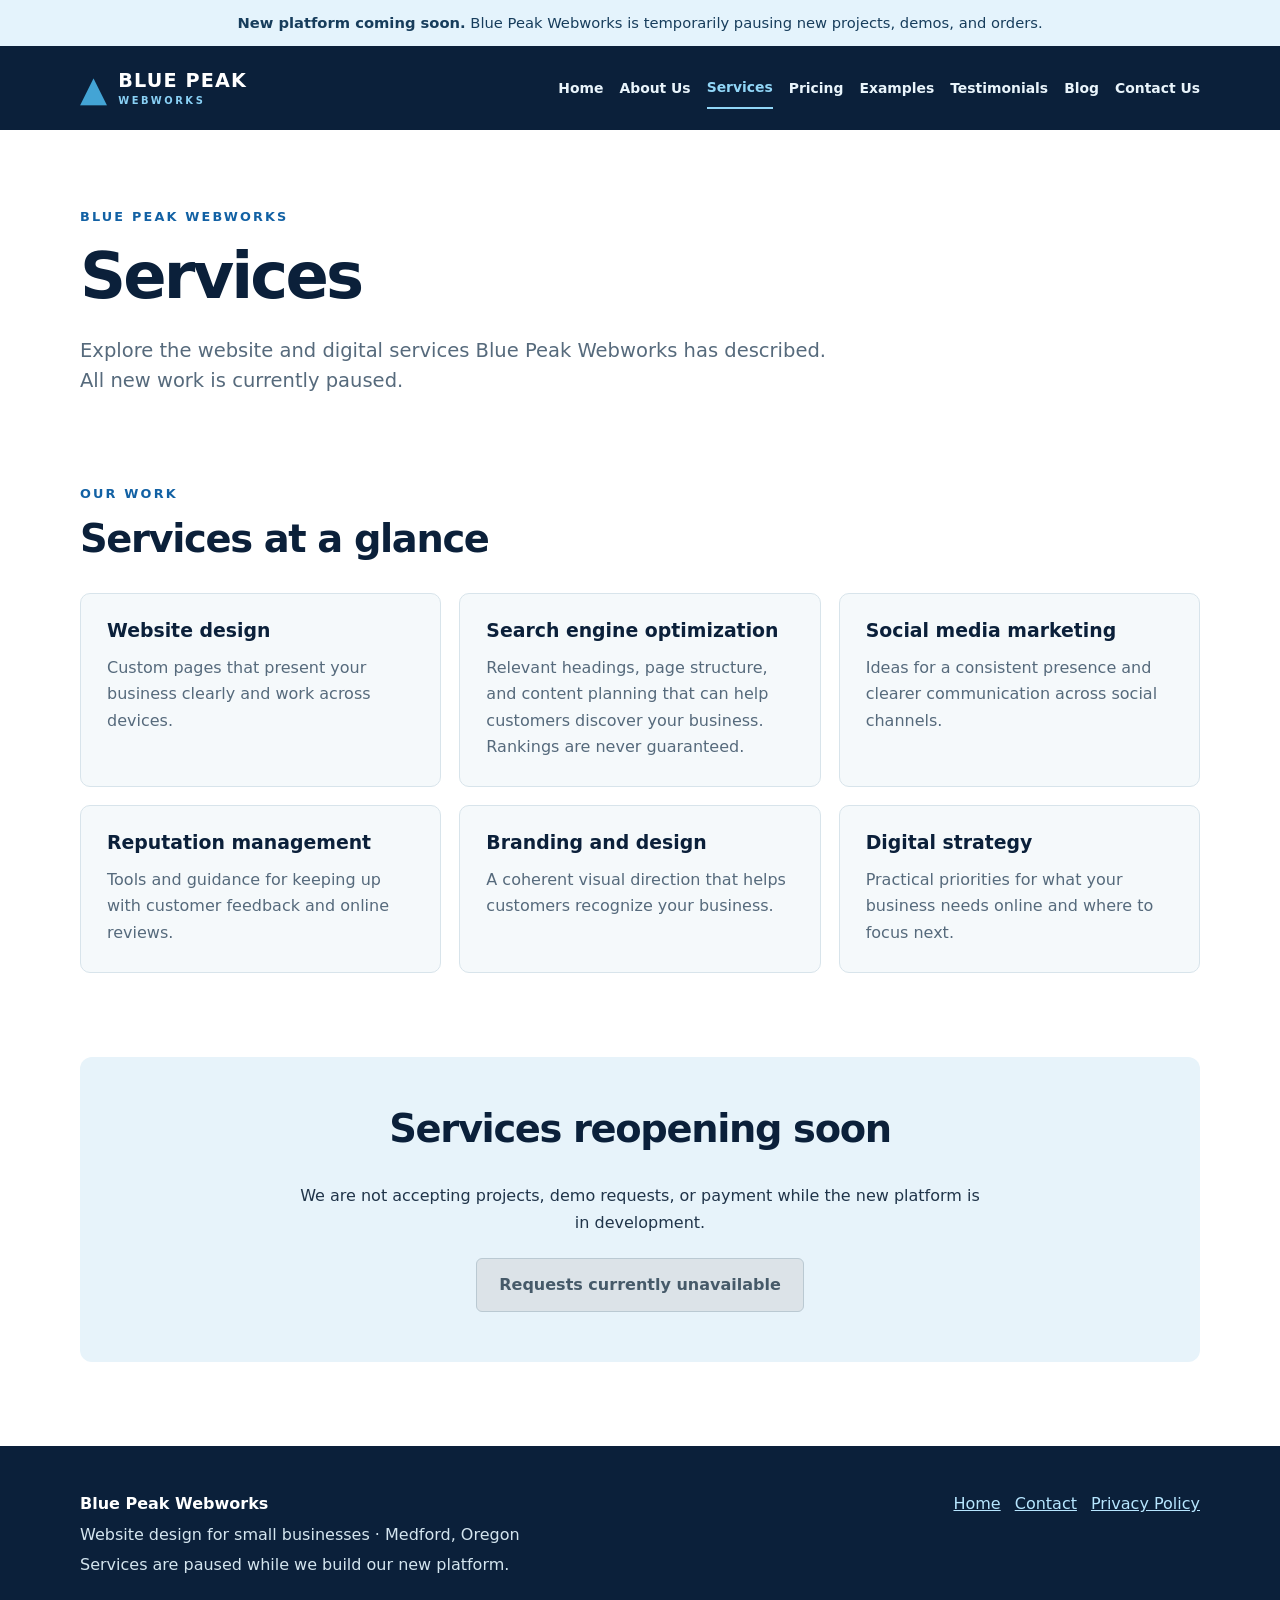
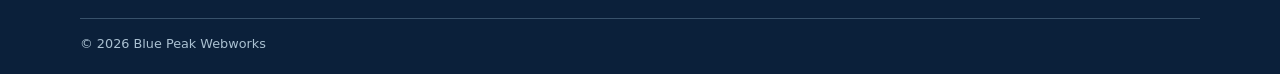
<file: services.html>
<!doctype html>
<html lang="en"><head><meta charset="utf-8"><meta name="viewport" content="width=device-width, initial-scale=1">
<title>Services | Blue Peak Webworks</title><meta name="description" content="Explore the website and digital services Blue Peak Webworks has described. All new work is currently paused.">
<link rel="stylesheet" href="styles.css"><link rel="icon" href="favicon.svg" type="image/svg+xml"></head>
<body><a class="skip" href="#main">Skip to content</a>
<div class="notice"><strong>New platform coming soon.</strong> Blue Peak Webworks is temporarily pausing new projects, demos, and orders.</div>
<header class="site-header"><div class="shell header-inner"><a class="brand" href="index.html" aria-label="Blue Peak Webworks home"><span class="brand-mark" aria-hidden="true">▲</span><span>BLUE PEAK <small>WEBWORKS</small></span></a><nav aria-label="Main navigation"><a href="index.html">Home</a><a href="about-us.html">About Us</a><a href="services.html" aria-current="page">Services</a><a href="pricing.html">Pricing</a><a href="examples.html">Examples</a><a href="testimonials.html">Testimonials</a><a href="blog.html">Blog</a><a href="contact-us.html">Contact Us</a></nav></div></header>
<main id="main" class="shell"><section class="hero"><p class="eyebrow">BLUE PEAK WEBWORKS</p><h1>Services</h1><p class="lead">Explore the website and digital services Blue Peak Webworks has described. All new work is currently paused.</p></section><section><div class="section-heading"><p class="eyebrow">OUR WORK</p><h2>Services at a glance</h2></div><div class="grid"><article class="card"><h3>Website design</h3><p>Custom pages that present your business clearly and work across devices.</p></article><article class="card"><h3>Search engine optimization</h3><p>Relevant headings, page structure, and content planning that can help customers discover your business. Rankings are never guaranteed.</p></article><article class="card"><h3>Social media marketing</h3><p>Ideas for a consistent presence and clearer communication across social channels.</p></article><article class="card"><h3>Reputation management</h3><p>Tools and guidance for keeping up with customer feedback and online reviews.</p></article><article class="card"><h3>Branding and design</h3><p>A coherent visual direction that helps customers recognize your business.</p></article><article class="card"><h3>Digital strategy</h3><p>Practical priorities for what your business needs online and where to focus next.</p></article></div></section><section class="closing"><h2>Services reopening soon</h2><p>We are not accepting projects, demo requests, or payment while the new platform is in development.</p><span class="disabled-action">Requests currently unavailable</span></section></main>
<footer><div class="shell footer-inner"><div><strong>Blue Peak Webworks</strong><p>Website design for small businesses · Medford, Oregon</p><p>Services are paused while we build our new platform.</p></div><div class="footer-links"><a href="index.html">Home</a><a href="contact-us.html">Contact</a><a href="privacy-policy.html">Privacy Policy</a></div></div><div class="shell copyright">© 2026 Blue Peak Webworks</div></footer></body></html>
</file>
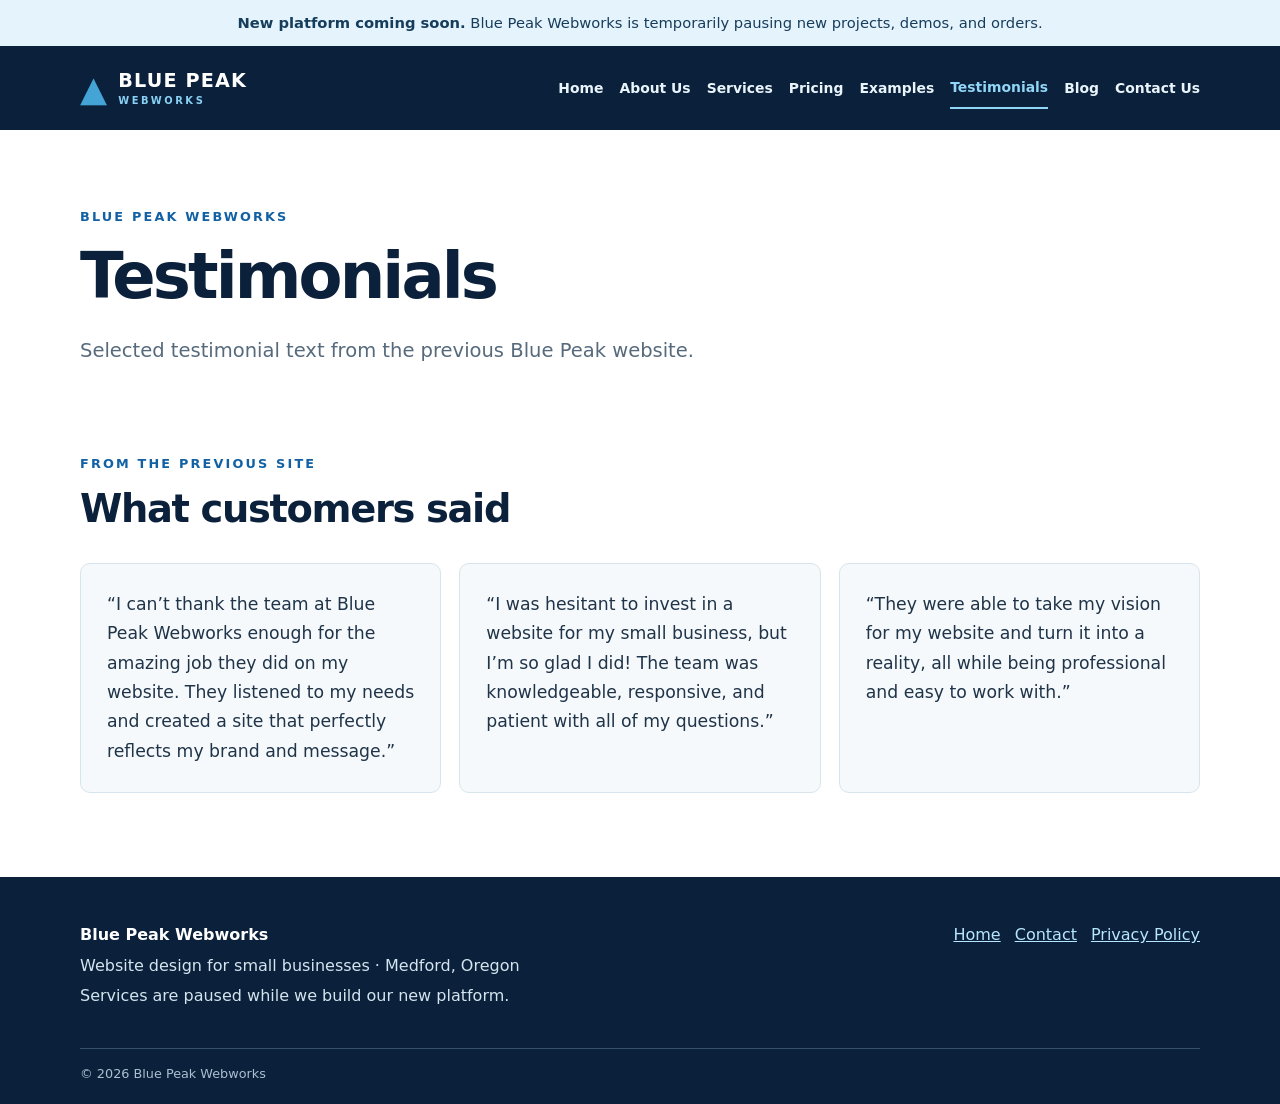
<file: testimonials.html>
<!doctype html>
<html lang="en"><head><meta charset="utf-8"><meta name="viewport" content="width=device-width, initial-scale=1">
<title>Testimonials | Blue Peak Webworks</title><meta name="description" content="Selected testimonial text from the previous Blue Peak website.">
<link rel="stylesheet" href="styles.css"><link rel="icon" href="favicon.svg" type="image/svg+xml"></head>
<body><a class="skip" href="#main">Skip to content</a>
<div class="notice"><strong>New platform coming soon.</strong> Blue Peak Webworks is temporarily pausing new projects, demos, and orders.</div>
<header class="site-header"><div class="shell header-inner"><a class="brand" href="index.html" aria-label="Blue Peak Webworks home"><span class="brand-mark" aria-hidden="true">▲</span><span>BLUE PEAK <small>WEBWORKS</small></span></a><nav aria-label="Main navigation"><a href="index.html">Home</a><a href="about-us.html">About Us</a><a href="services.html">Services</a><a href="pricing.html">Pricing</a><a href="examples.html">Examples</a><a href="testimonials.html" aria-current="page">Testimonials</a><a href="blog.html">Blog</a><a href="contact-us.html">Contact Us</a></nav></div></header>
<main id="main" class="shell"><section class="hero"><p class="eyebrow">BLUE PEAK WEBWORKS</p><h1>Testimonials</h1><p class="lead">Selected testimonial text from the previous Blue Peak website.</p></section><section><div class="section-heading"><p class="eyebrow">FROM THE PREVIOUS SITE</p><h2>What customers said</h2></div><div class="grid"><blockquote class="card">“I can’t thank the team at Blue Peak Webworks enough for the amazing job they did on my website. They listened to my needs and created a site that perfectly reflects my brand and message.”</blockquote><blockquote class="card">“I was hesitant to invest in a website for my small business, but I’m so glad I did! The team was knowledgeable, responsive, and patient with all of my questions.”</blockquote><blockquote class="card">“They were able to take my vision for my website and turn it into a reality, all while being professional and easy to work with.”</blockquote></div></section></main>
<footer><div class="shell footer-inner"><div><strong>Blue Peak Webworks</strong><p>Website design for small businesses · Medford, Oregon</p><p>Services are paused while we build our new platform.</p></div><div class="footer-links"><a href="index.html">Home</a><a href="contact-us.html">Contact</a><a href="privacy-policy.html">Privacy Policy</a></div></div><div class="shell copyright">© 2026 Blue Peak Webworks</div></footer></body></html>
</file>
<file: styles.css>
:root{color-scheme:light;--navy:#0b203a;--blue:#1261a4;--sky:#43a4d5;--ink:#203449;--muted:#566a7c;--line:#d8e4eb;--paper:#f5f9fb}*{box-sizing:border-box}html{scroll-behavior:smooth}body{margin:0;color:var(--ink);background:white;font:16px/1.65 system-ui,-apple-system,Segoe UI,Arial,sans-serif}a{color:var(--blue)}a:hover{text-decoration:underline}a:focus-visible{outline:3px solid #f2b544;outline-offset:3px}.shell{width:min(1120px,calc(100% - 40px));margin:auto}.skip{position:absolute;left:-9999px;top:8px;z-index:10;background:white;padding:8px}.skip:focus{left:8px}.notice{padding:11px 20px;text-align:center;background:#e4f3fc;color:#173d5c;font-size:.92rem}.site-header{background:var(--navy);color:white}.header-inner{min-height:84px;display:flex;align-items:center;justify-content:space-between;gap:25px}.brand{color:white;text-decoration:none;font-weight:850;font-size:1.2rem;letter-spacing:.06em;line-height:1.05;display:flex;align-items:center;gap:10px;white-space:nowrap}.brand small{display:block;letter-spacing:.26em;font-size:.62rem;color:#89d0f5;margin-top:5px}.brand-mark{font-size:2.2rem;color:var(--sky);line-height:1}nav{display:flex;align-items:center;justify-content:flex-end;flex-wrap:wrap;column-gap:16px;row-gap:3px}nav a{color:#e9f4fb;text-decoration:none;font-weight:600;font-size:.87rem;padding:8px 0}nav a[aria-current]{color:#91d6f7;border-bottom:2px solid #91d6f7}.hero{padding:76px 0 67px;max-width:900px}.eyebrow{font-size:.8rem;color:var(--blue);font-weight:800;letter-spacing:.17em;text-transform:uppercase;margin:0 0 13px}h1,h2,h3,p{margin-top:0}h1,h2,h3{line-height:1.15;color:var(--navy)}h1{font-size:clamp(2.35rem,5vw,4.25rem);letter-spacing:-.045em;margin-bottom:22px}h2{font-size:clamp(1.8rem,3vw,2.6rem);letter-spacing:-.035em}h3{font-size:1.18rem}.lead{font-size:1.22rem;max-width:760px;color:var(--muted);line-height:1.55}section:not(.hero){margin-bottom:84px}.feature{display:grid;grid-template-columns:1fr 1fr;gap:50px;align-items:center;padding:48px 0;border-top:1px solid var(--line)}.feature>div:first-child p:not(.eyebrow){font-size:1.12rem}.feature-panel{background:linear-gradient(135deg,#0c2d50,#075e91);color:white;padding:38px;border-radius:10px;box-shadow:0 20px 40px #0b294524}.feature-panel h3{color:white;margin:7px 0}.feature-panel span{display:block;color:#a0dffe;font-size:.75rem;font-weight:800;letter-spacing:.15em;margin-top:20px}.feature-panel span:first-child{margin-top:0}.feature-panel p{margin-bottom:0;color:#e3f3fb}.section-heading{max-width:770px;margin-bottom:28px}.section-heading p:last-child{color:var(--muted)}.grid{display:grid;grid-template-columns:repeat(3,minmax(0,1fr));gap:18px}.card{margin:0;padding:26px;border:1px solid var(--line);border-radius:10px;background:var(--paper);overflow-wrap:anywhere}.card p{color:var(--muted);margin-bottom:0}.card h3{margin-bottom:13px}.price{font-size:1.7rem;font-weight:800;color:var(--blue)!important;margin-top:20px}.price small{font-size:.75rem;display:block;color:var(--muted);font-weight:500}.closing{padding:50px;background:#e7f3fa;border-radius:12px;text-align:center}.closing p{max-width:690px;margin:0 auto 22px}.disabled-action{display:inline-block;padding:13px 22px;background:#dce3e8;color:#465a69;border:1px solid #bac9d2;border-radius:6px;font-weight:700;cursor:not-allowed;user-select:none}.callout{border-left:5px solid var(--sky);padding:20px 26px;background:#eaf5fb}.callout p{margin:4px 0 0}.prose{max-width:780px;padding-bottom:20px}.prose h2:not(:first-child){margin-top:38px}.prose p{font-size:1.08rem}blockquote.card{font-size:1.08rem;line-height:1.7}footer{background:var(--navy);color:#d4e5ef;padding:45px 0 20px}.footer-inner{display:flex;justify-content:space-between;gap:30px}.footer-inner p{margin:4px 0}.footer-inner strong{color:white}.footer-links{display:flex;flex-wrap:wrap;align-content:start;gap:14px}.footer-links a{color:#b7e6ff}.copyright{border-top:1px solid #38516a;margin-top:35px;padding-top:14px;font-size:.8rem;color:#aac0d1}@media(max-width:850px){.header-inner{display:block;padding:20px 0}.brand{margin-bottom:16px}nav{justify-content:flex-start}.feature{grid-template-columns:1fr}.grid{grid-template-columns:repeat(2,minmax(0,1fr))}}@media(max-width:580px){.shell{width:min(100% - 30px,1120px)}.hero{padding:48px 0}.grid{grid-template-columns:1fr}.card{padding:22px}nav{gap:4px 15px}.footer-inner{display:block}.footer-links{margin-top:24px}.feature{gap:20px}}
</file>
